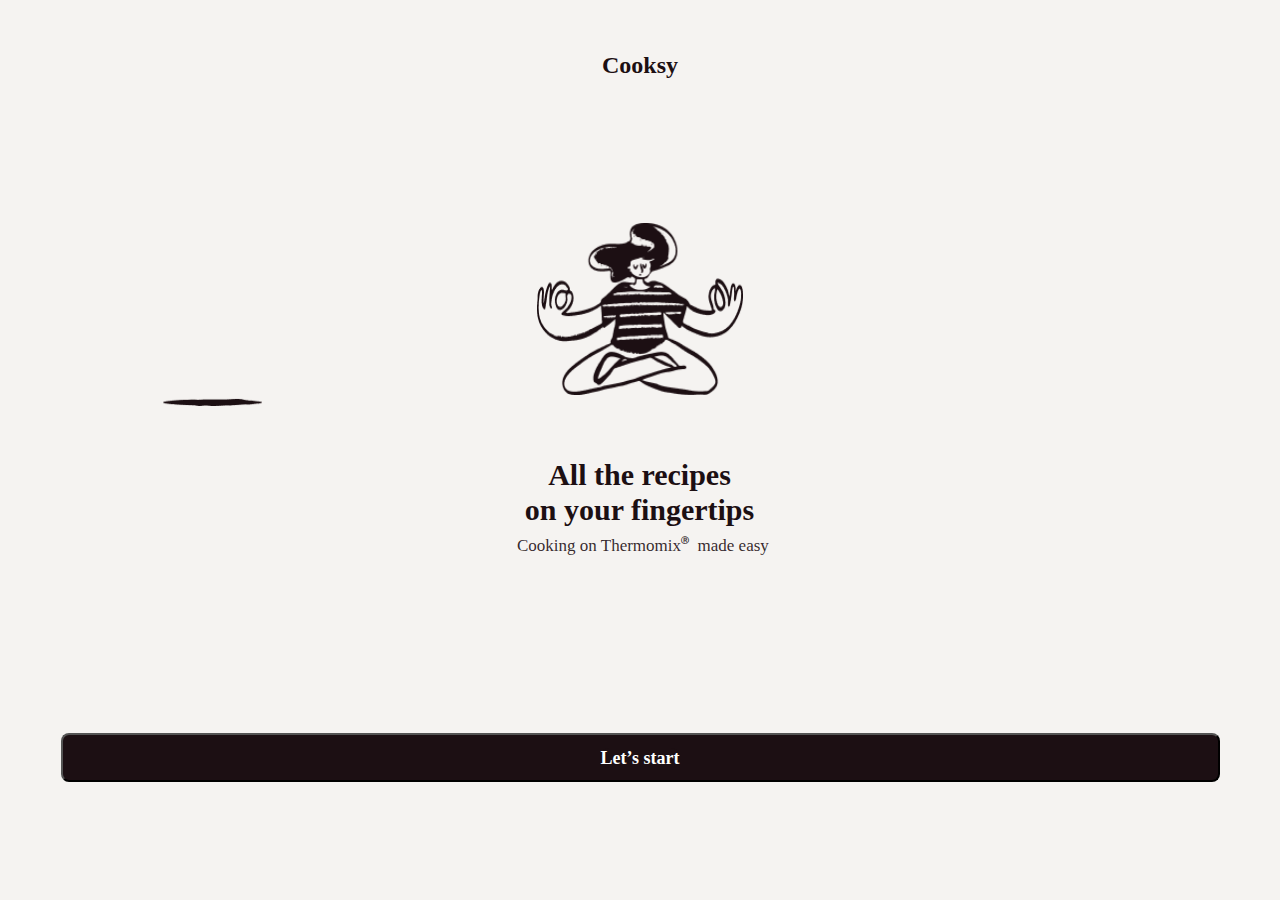
<file: index.html>
<!DOCTYPE html>
<html lang="en">
<head>
    <meta charset="UTF-8">
    <meta http-equiv="X-UA-Compatible" content="IE=edge">
    <meta name="viewport" content="width=device-width, initial-scale=1.0">
    <title>Introduction</title>
    <link rel="stylesheet" href="./style/style.css">
</head>
<body>
 <!-- Start Intro page -->
    <header class="header_introduction">
        <h4>Cooksy</h4>
    </header>
    
   <section>
        <img class="image_introduction" src="./images/Ink.png" alt="picture">
        <img  class="shadow_introduction" src="./images/Shadow.png" alt="Shadow">
   </section>
    

    <section class="paragraph_section_introduction">
         <p class="paragraph1_section_introduction">All the recipes <br> on your fingertips</p>
         <p class="paragraph2_section_introduction">Cooking on Thermomix <sup class="symbol_introduction"> Ⓡ </sup> &nbsp; made easy</p>
    </section>

    <section class="button_introduction">
        <button id="button_introduction"><a id="button_introduction" href="/html/cookin.html">Let’s start</a></button>
    </section>
<!-- End Intro page -->
</body>
</html>
</file>
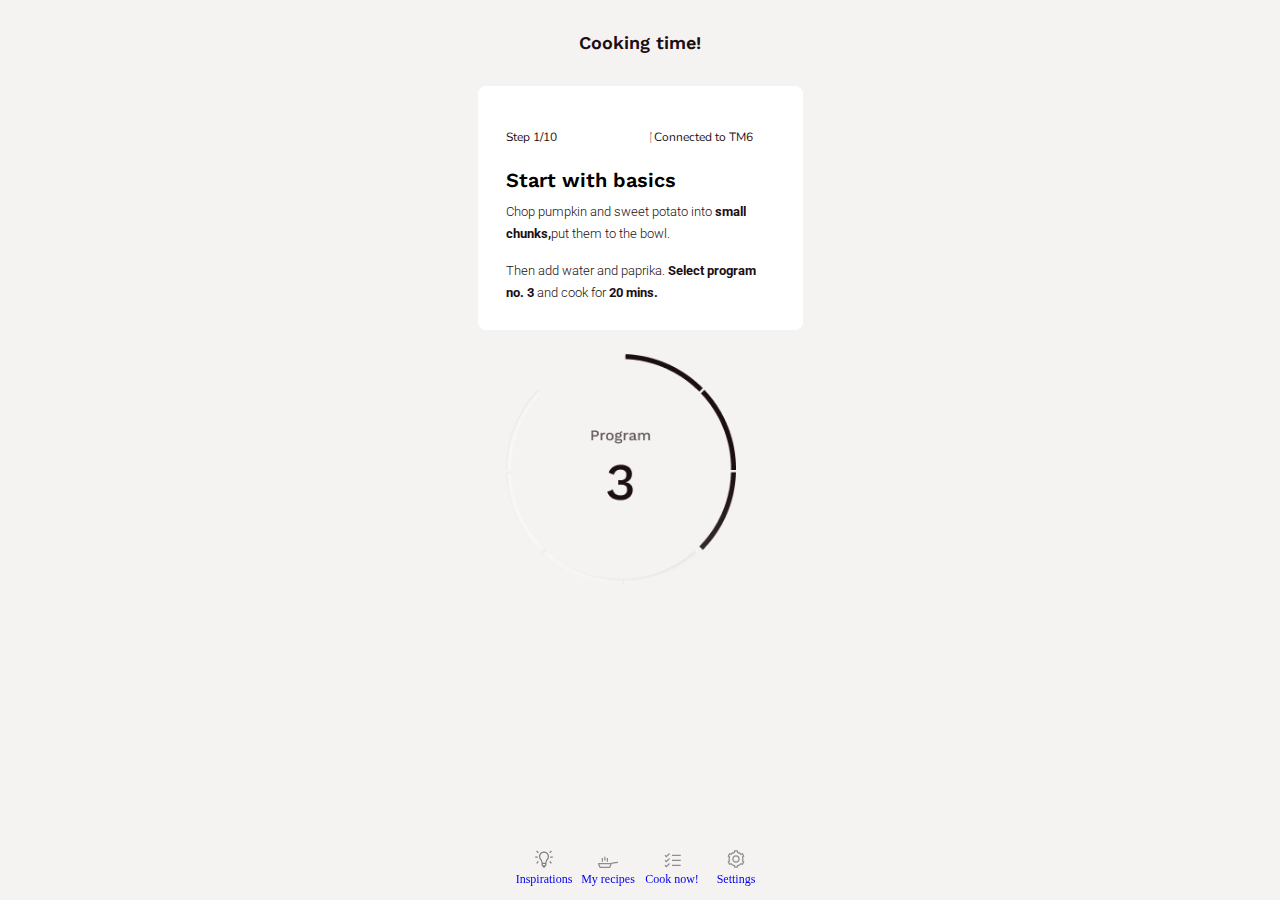
<file: html/cookin.html>
<!DOCTYPE html>
<html lang="en">
    <head>
        <meta charset="UTF-8">
        <meta http-equiv="X-UA-Compatible" content="IE=edge">
        <meta name="viewport" content="width=device-width, initial-scale=1.0">
        <link rel="Stylesheet" href="../style/style.css">
        <link rel="stylesheet" href="https://cdnjs.cloudflare.com/ajax/libs/font-awesome/4.7.0/css/font-awesome.min.css">
        <link rel="preconnect" href="https://fonts.gstatic.com">
        <link
          rel="stylesheet"
          href="https://use.fontawesome.com/releases/v5.6.3/css/all.css"
          integrity="sha384-UHRtZLI+pbxtHCWp1t77Bi1L4ZtiqrqD80Kn4Z8NTSRyMA2Fd33n5dQ8lWUE00s/"
          crossorigin="anonymous"
        />

        <!-- font  -->
        <link href="https://fonts.googleapis.com/css2?family=Nunito:wght@300&family=Work+Sans:ital,wght@0,200;0,400;0,500;1,400&display=swap" rel="stylesheet">
        <link href="https://fonts.googleapis.com/css2?family=Nunito:wght@300&family=Work+Sans:ital,wght@0,200;0,400;0,500;0,600;1,400&display=swap" rel="stylesheet">
        <link href="https://fonts.googleapis.com/css2?family=Nunito:wght@300&family=Roboto:wght@300&family=Work+Sans:ital,wght@0,200;0,400;0,500;0,600;1,400&display=swap" rel="stylesheet">

        <title>Cooking Time</title>
    </head>
<body>
    <main>

        <header>
            <section class="cook_time_title"> <!-- start section cook_time_title-->
                <div class="title"><!-- start div title-->
                    <h1>Cooking time!</h1>
                </div><!-- End div title-->
            </section><!-- End section cook_time_title-->        
        </header>

    <section class="step"><!-- start section step-->
        <div class="div_step"><!-- start div div_step-->
            <span class="left_side side_span">Step 1/10</span>
            <span class="right_side side_span"><i class="fas fa-check"></i>  Connected to TM6</span>

            <div class="text_step">
                <h2>Start with basics</h2>
                <p class="paragraph1">Chop pumpkin and sweet potato into 
                    <span class="bold_text">small chunks,</span>put them to the bowl.
                </p>
    
                <p class="paragraph2">
                    Then add water and paprika.
                    <span class="bold_text"> Select program no. 3 </span>
                    and cook for <span class="bold_text">20 mins.</span>
                </p>
            </div>


            <div class="img_timer"><!-- start div img_timer-->
                <img src="../images/Group_42.png" alt="timer" >
            </div><!-- End div img_timer-->

        </div><!-- End div div_step-->
    </section><!-- start section step-->

</main>

<!-- Bottom Bar -->
<div class="bottom_bar">
    <li><a href="../html/home.html"><svg class="icon" width="18" height="18" viewBox="0 0 18 18" fill="none" xmlns="http://www.w3.org/2000/svg">
      <path d="M2.00781 0.494141L1.11914 1.38281L1.56348 1.82227L2.44727 2.70605L2.88672 3.15039L3.77539 2.26172L3.33105 1.82227L2.44727 0.938476L2.00781 0.494141ZM15.9922 0.494141L15.5527 0.938476L14.2295 2.26172L15.1133 3.15039L15.5527 2.70605L16.876 1.38281L15.9922 0.494141ZM9 1.5C6.24609 1.5 4 3.74609 4 6.5C4 8.22852 4.75684 9.22461 5.36719 10.0742C5.98242 10.9189 6.5 11.6367 6.5 13.375V14.625C6.5 15.4355 7.03223 16.1289 7.75977 16.3828C7.75488 16.4219 7.75 16.4609 7.75 16.5C7.75 17.1885 8.31152 17.75 9 17.75C9.68848 17.75 10.25 17.1885 10.25 16.5C10.25 16.4609 10.25 16.4219 10.2451 16.3828C10.9727 16.124 11.5 15.4355 11.5 14.625V13.375C11.5 11.6367 12.0176 10.9189 12.6328 10.0742C13.2432 9.22461 14 8.22852 14 6.5C14 3.74609 11.7539 1.5 9 1.5ZM9 2.75C11.0801 2.75 12.75 4.41992 12.75 6.5C12.75 7.89648 12.2568 8.46289 11.6172 9.33203C11.0654 10.0986 10.5186 11.1777 10.3672 12.75H7.63281C7.48144 11.1777 6.93457 10.0986 6.38281 9.33203C5.74316 8.46289 5.25 7.89648 5.25 6.5C5.25 4.41992 6.91992 2.75 9 2.75ZM0.25 6.5V7.75H2.75V6.5H0.25ZM15.25 6.5V7.75H17.75V6.5H15.25ZM2.88672 11.0996L2.44727 11.5439L1.56348 12.4277L1.11914 12.8672L2.00781 13.751L3.33105 12.4277L3.77539 11.9883L2.88672 11.0996ZM15.1133 11.0996L14.2295 11.9883L15.9922 13.751L16.876 12.8672L15.5527 11.5439L15.1133 11.0996ZM7.75 14H10.25V14.625C10.25 14.9766 9.97656 15.25 9.625 15.25H8.375C8.02344 15.25 7.75 14.9766 7.75 14.625V14Z" fill="grey"/>
      </svg><br />Inspirations</a></li>
    <li><a href="../html/recipes.html"><svg class="icon" width="20" height="12" viewBox="0 0 20 12" fill="none" xmlns="http://www.w3.org/2000/svg">
      <path d="M6.2501 0.75V4.5H7.5001V0.75H6.2501ZM3.7501 2V5.75H5.0001V2H3.7501ZM8.7501 2V5.75H10.0001V2H8.7501ZM20.0001 5.75C15.9674 5.75 13.3677 6.83909 13.003 7H0.625104C0.526035 6.99995 0.428374 7.02346 0.340173 7.06857C0.251972 7.11369 0.175759 7.17912 0.117816 7.25948C0.0598727 7.33984 0.0218601 7.43281 0.00691205 7.53075C-0.00803595 7.62868 0.00050883 7.72877 0.0318419 7.82275L0.996197 10.7183C1.25059 11.4833 1.97201 12 2.77598 12H10.9742C11.7788 12 12.4999 11.4824 12.754 10.7183L13.628 8.09619C14.1811 7.86239 16.4351 7 20.0001 7V5.75ZM1.4918 8.25H12.2584L11.5675 10.3228C11.4816 10.5811 11.2471 10.75 10.9742 10.75H2.77598C2.50496 10.75 2.26833 10.5802 2.18272 10.3228L1.4918 8.25Z" fill="#1C0F13" fill-opacity="0.45"/>
      </svg>
       <br />My recipes</a></li>
    <li><a href="../html/cookin.html"><svg class="icon" width="17" height="15" viewBox="0 0 17 15" fill="none" xmlns="http://www.w3.org/2000/svg">
      <path d="M5.06055 0.0605469L2.375 2.74121L1.4082 1.7793L0.529297 2.6582L2.375 4.50879L5.93945 0.939453L5.06055 0.0605469ZM8 1.75V3H16.75V1.75H8ZM5.06055 5.06055L2.375 7.74121L1.4082 6.7793L0.529297 7.6582L2.375 9.50879L5.93945 5.93945L5.06055 5.06055ZM8 6.75V8H16.75V6.75H8ZM5.06055 10.0605L2.375 12.7412L1.4082 11.7744L0.529297 12.6631L2.375 14.5088L5.93945 10.9443L5.06055 10.0605ZM8 11.75V13H16.75V11.75H8Z" fill="#1C0F13" fill-opacity="0.45"/>
      </svg>
       <br />Cook now!</a></li>
    <li><a href="../html/settings.html"><svg class="icon" width="18" height="18" viewBox="0 0 18 18" fill="none" xmlns="http://www.w3.org/2000/svg">
      <path d="M7.21289 0.25L6.91016 1.86133C5.74805 2.20312 4.71289 2.80859 3.86328 3.61914L2.31543 3.07715L0.52832 6.17285L1.76367 7.23242C1.62207 7.80371 1.5 8.38477 1.5 9C1.5 9.61524 1.62207 10.1963 1.76367 10.7676L0.52832 11.8271L2.31543 14.9229L3.8584 14.376C4.71289 15.1963 5.74805 15.7969 6.91016 16.1436L7.21289 17.75H10.7871L11.0898 16.1436C12.252 15.7969 13.2871 15.1914 14.1367 14.376L15.6797 14.9229L17.4717 11.8271L16.2314 10.7676C16.373 10.1963 16.5 9.61524 16.5 9C16.5 8.38477 16.3779 7.80371 16.2363 7.23242L17.4717 6.17285L15.6846 3.07715L14.1416 3.61914C13.2871 2.80371 12.252 2.20312 11.0898 1.86133L10.7871 0.25H7.21289ZM8.24805 1.5H9.75195L9.99609 2.81836L10.3965 2.91602C11.6367 3.19922 12.7305 3.84863 13.5703 4.74707L13.8486 5.04492L15.1182 4.60059L15.8701 5.89941L14.8545 6.77344L14.9766 7.16406C15.1523 7.74023 15.25 8.36035 15.25 9C15.25 9.63965 15.1523 10.2549 14.9766 10.8359L14.8545 11.2266L15.8701 12.1006L15.1182 13.3994L13.8486 12.9502L13.5703 13.2529C12.7305 14.1514 11.6367 14.8008 10.3965 15.0889L9.99609 15.1768L9.75195 16.5H8.24805L8.00391 15.1768L7.60352 15.0889C6.36328 14.8008 5.26953 14.1514 4.42969 13.2529L4.14649 12.9502L2.87695 13.3994L2.12988 12.1006L3.14551 11.2266L3.02344 10.8359C2.84766 10.2598 2.75 9.63965 2.75 9C2.75 8.36035 2.84766 7.74023 3.02344 7.16406L3.14551 6.77344L2.12988 5.89941L2.87695 4.60059L4.15137 5.04492L4.42969 4.74707C5.26953 3.84863 6.36328 3.19922 7.60352 2.91602L8.00391 2.81836L8.24805 1.5ZM9 5.25C6.93457 5.25 5.25 6.93457 5.25 9C5.25 11.0654 6.93457 12.75 9 12.75C11.0654 12.75 12.75 11.0654 12.75 9C12.75 6.93457 11.0654 5.25 9 5.25ZM9 6.5C10.3867 6.5 11.5 7.61328 11.5 9C11.5 10.3867 10.3867 11.5 9 11.5C7.61328 11.5 6.5 10.3867 6.5 9C6.5 7.61328 7.61328 6.5 9 6.5Z" fill="#1C0F13" fill-opacity="0.45"/>
      </svg>
      <br />Settings</a></li>
  </div>


<footer>
    
</footer>


</body>
</html>
</file>
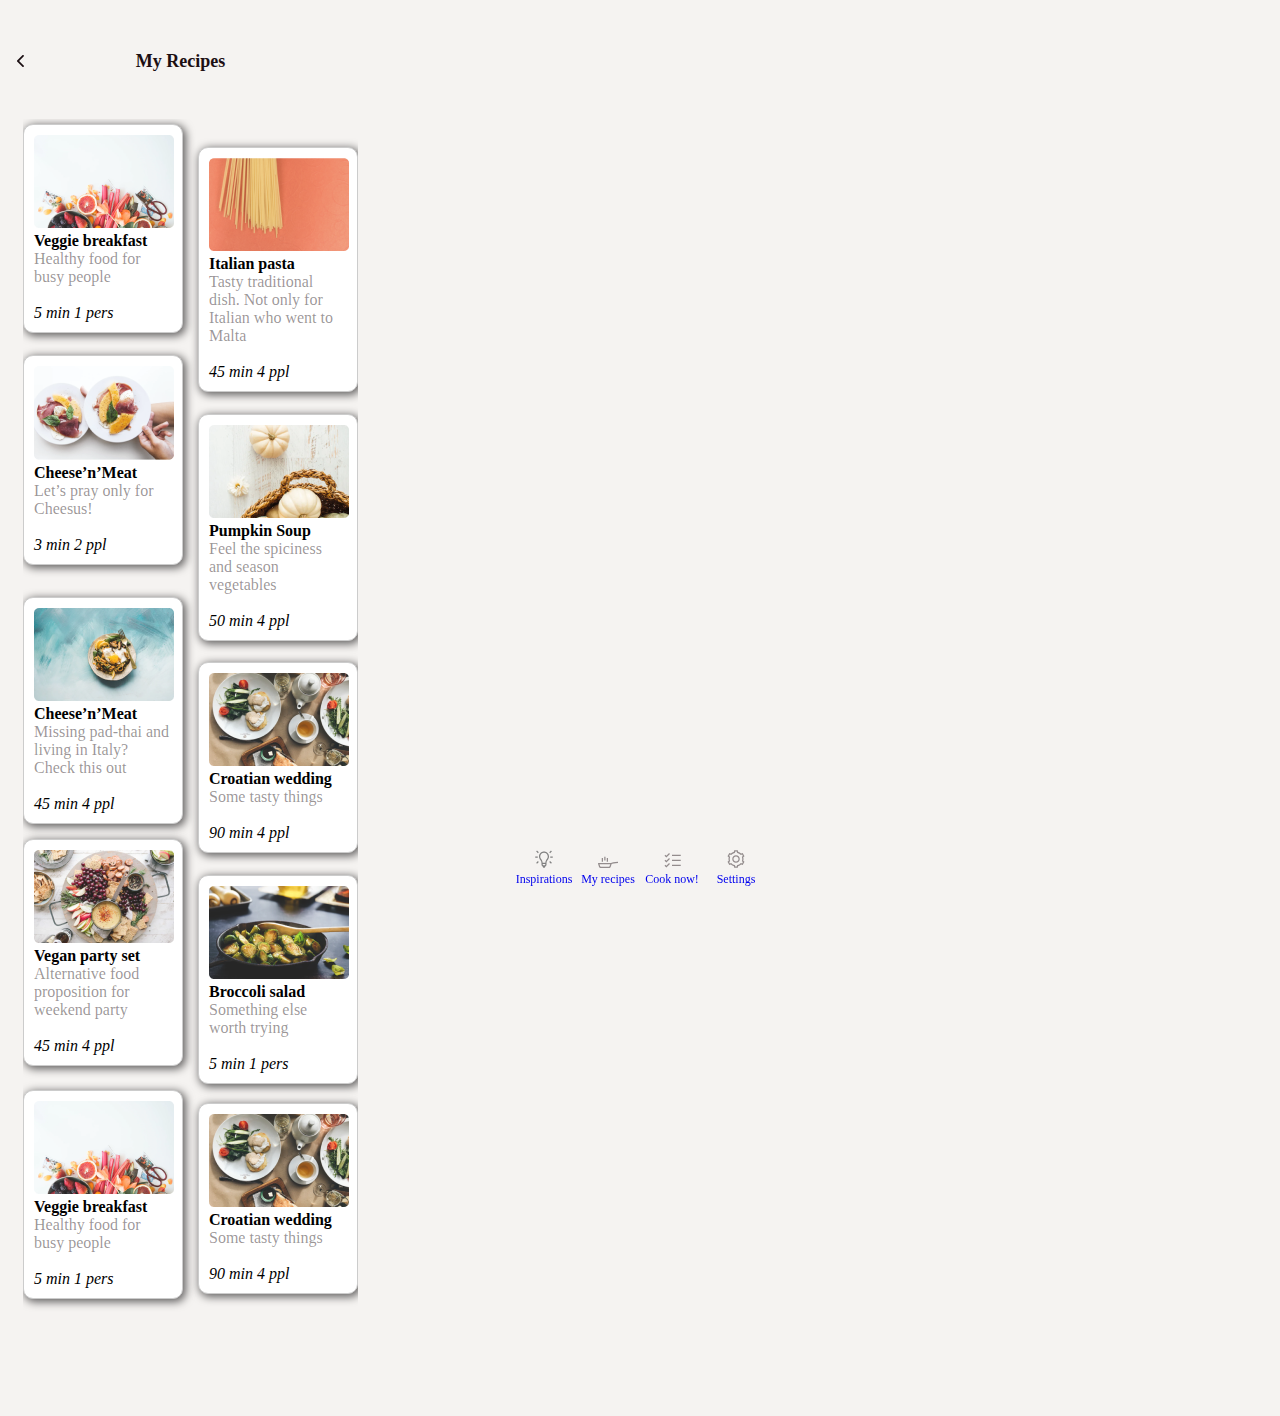
<file: html/recipes.html>
<!DOCTYPE html>
<html lang="en">
<head>
    <meta charset="UTF-8">
    <meta http-equiv="X-UA-Compatible" content="IE=edge">
    <meta name="viewport" content="width=device-width, initial-scale=1.0">
    <link rel="stylesheet" href="https://use.fontawesome.com/releases/v5.6.3/css/all.css"
    integrity="sha384-UHRtZLI+pbxtHCWp1t77Bi1L4ZtiqrqD80Kn4Z8NTSRyMA2Fd33n5dQ8lWUE00s/" crossorigin="anonymous">
    <link rel="stylesheet" href="../style/style.css">
    <title>Cooking Recipes</title>
</head>
<body>

    <!--My Recipes section-->
    <header class="top_bar">
        <img  class="arrow" src="../images/Icon.png" alt="arrow">
        <h3 class="my_recipes_top_bar">My Recipes</h3>
    </header>
    

    <section class="types_container">

        <div class="items1">
            <div class="content">
            <img src="../images/image_2.png" alt="food">
            <h4>Veggie breakfast</h4>
            <p class="parts_des">Healthy food for busy people</p>
            <br>
           <i class="far fa-clock"> 5 min </i> 
           <i class="far fa-circle" > 1 pers </i>
            </div> 
        </div>

        <div class="items2">
            <div class="content">
            <img src="../images/image_1.png" alt="food">
            <h4>Italian pasta</h4>
            <p class="parts_des">Tasty traditional dish. Not only for Italian who went to Malta</p>
            <br>
           <i class="far fa-clock"> 45 min </i> 
           <i class="far fa-circle"> 4 ppl </i>
            </div> 
        </div>

        <div class="items3">
            <div class="content">
            <img src="../images/image_3.png" alt="food">
            <h4>Cheese’n’Meat</h4>
            <p class="parts_des">Let’s pray only for Cheesus!</p>
            <br>
           <i class="far fa-clock"> 3 min </i> 
           <i class="far fa-circle"> 2 ppl </i>
            </div> 
        </div>

        <div class="items4">
            <div class="content">
            <img src="../images/image_4.png" alt="food">
            <h4>Pumpkin Soup</h4>
            <p class="parts_des">Feel the spiciness and season vegetables</p>
            <br>
           <i class="far fa-clock"> 50 min </i> 
           <i class="far fa-circle"> 4 ppl </i>
            </div> 
        </div>

        <div class="items5">
            <div class="content">
            <img src="../images/image_5.png" alt="food">
            <h4>Cheese’n’Meat</h4>
            <p class="parts_des">Missing pad-thai and living in Italy? Check this out</p>
            <br>
           <i class="far fa-clock"> 45 min </i> 
           <i class="far fa-circle"> 4 ppl </i>
            </div> 
        </div>

        <div class="items6">
            <div class="content">
            <img src="../images/image_6.png" alt="food">
            <h4>Croatian wedding</h4>
            <p class="parts_des">Some tasty things</p>
            <br>
           <i class="far fa-clock"> 90 min </i> 
           <i class="far fa-circle"> 4 ppl </i>
            </div> 
        </div>

        <div class="items7">
            <div class="content">
            <img src="../images/image_7.png" alt="food">
            <h4>Vegan party set</h4>
            <p class="parts_des">Alternative food proposition for weekend party</p>
            <br>
           <i class="far fa-clock"> 45 min </i> 
           <i class="far fa-circle"> 4 ppl </i>
            </div> 
        </div>

        <div class="items8">
            <div class="content">
            <img src="../images/image_8.png" alt="food">
            <h4>Broccoli salad</h4>
            <p class="parts_des">Something else worth trying</p>
            <br>
           <i class="far fa-clock"> 5 min </i> 
           <i class="far fa-circle"> 1 pers </i>
            </div> 
        </div>

        <div class="items9">
            <div class="content">
            <img src="../images/image_2.png" alt="food">
            <h4>Veggie breakfast</h4>
            <p class="parts_des">Healthy food for busy people</p>
            <br>
           <i class="far fa-clock"> 5 min </i> 
           <i class="far fa-circle"> 1 pers</i>
            </div> 
        </div>

        <div class="items10">
            <div class="content">
            <img src="../images/image_6.png" alt="food">
            <h4>Croatian wedding</h4>
            <p class="parts_des">Some tasty things</p>
            <br>
           <i class="far fa-clock"> 90 min </i> 
           <i class="far fa-circle"> 4 ppl </i>
            </div> 
        </div>




    </section>
    <!--End of My Recipes section-->

    <!-- Bottom Bar -->
    <div class="bottom_bar">
        <li><a href="../html/home.html"><svg class="icon" width="18" height="18" viewBox="0 0 18 18" fill="none" xmlns="http://www.w3.org/2000/svg">
          <path d="M2.00781 0.494141L1.11914 1.38281L1.56348 1.82227L2.44727 2.70605L2.88672 3.15039L3.77539 2.26172L3.33105 1.82227L2.44727 0.938476L2.00781 0.494141ZM15.9922 0.494141L15.5527 0.938476L14.2295 2.26172L15.1133 3.15039L15.5527 2.70605L16.876 1.38281L15.9922 0.494141ZM9 1.5C6.24609 1.5 4 3.74609 4 6.5C4 8.22852 4.75684 9.22461 5.36719 10.0742C5.98242 10.9189 6.5 11.6367 6.5 13.375V14.625C6.5 15.4355 7.03223 16.1289 7.75977 16.3828C7.75488 16.4219 7.75 16.4609 7.75 16.5C7.75 17.1885 8.31152 17.75 9 17.75C9.68848 17.75 10.25 17.1885 10.25 16.5C10.25 16.4609 10.25 16.4219 10.2451 16.3828C10.9727 16.124 11.5 15.4355 11.5 14.625V13.375C11.5 11.6367 12.0176 10.9189 12.6328 10.0742C13.2432 9.22461 14 8.22852 14 6.5C14 3.74609 11.7539 1.5 9 1.5ZM9 2.75C11.0801 2.75 12.75 4.41992 12.75 6.5C12.75 7.89648 12.2568 8.46289 11.6172 9.33203C11.0654 10.0986 10.5186 11.1777 10.3672 12.75H7.63281C7.48144 11.1777 6.93457 10.0986 6.38281 9.33203C5.74316 8.46289 5.25 7.89648 5.25 6.5C5.25 4.41992 6.91992 2.75 9 2.75ZM0.25 6.5V7.75H2.75V6.5H0.25ZM15.25 6.5V7.75H17.75V6.5H15.25ZM2.88672 11.0996L2.44727 11.5439L1.56348 12.4277L1.11914 12.8672L2.00781 13.751L3.33105 12.4277L3.77539 11.9883L2.88672 11.0996ZM15.1133 11.0996L14.2295 11.9883L15.9922 13.751L16.876 12.8672L15.5527 11.5439L15.1133 11.0996ZM7.75 14H10.25V14.625C10.25 14.9766 9.97656 15.25 9.625 15.25H8.375C8.02344 15.25 7.75 14.9766 7.75 14.625V14Z" fill="grey"/>
          </svg><br />Inspirations</a></li>
        <li><a href="../html/recipes.html"><svg class="icon" width="20" height="12" viewBox="0 0 20 12" fill="none" xmlns="http://www.w3.org/2000/svg">
          <path d="M6.2501 0.75V4.5H7.5001V0.75H6.2501ZM3.7501 2V5.75H5.0001V2H3.7501ZM8.7501 2V5.75H10.0001V2H8.7501ZM20.0001 5.75C15.9674 5.75 13.3677 6.83909 13.003 7H0.625104C0.526035 6.99995 0.428374 7.02346 0.340173 7.06857C0.251972 7.11369 0.175759 7.17912 0.117816 7.25948C0.0598727 7.33984 0.0218601 7.43281 0.00691205 7.53075C-0.00803595 7.62868 0.00050883 7.72877 0.0318419 7.82275L0.996197 10.7183C1.25059 11.4833 1.97201 12 2.77598 12H10.9742C11.7788 12 12.4999 11.4824 12.754 10.7183L13.628 8.09619C14.1811 7.86239 16.4351 7 20.0001 7V5.75ZM1.4918 8.25H12.2584L11.5675 10.3228C11.4816 10.5811 11.2471 10.75 10.9742 10.75H2.77598C2.50496 10.75 2.26833 10.5802 2.18272 10.3228L1.4918 8.25Z" fill="#1C0F13" fill-opacity="0.45"/>
          </svg>
           <br />My recipes</a></li>
        <li><a href="../html/cookin.html"><svg class="icon" width="17" height="15" viewBox="0 0 17 15" fill="none" xmlns="http://www.w3.org/2000/svg">
          <path d="M5.06055 0.0605469L2.375 2.74121L1.4082 1.7793L0.529297 2.6582L2.375 4.50879L5.93945 0.939453L5.06055 0.0605469ZM8 1.75V3H16.75V1.75H8ZM5.06055 5.06055L2.375 7.74121L1.4082 6.7793L0.529297 7.6582L2.375 9.50879L5.93945 5.93945L5.06055 5.06055ZM8 6.75V8H16.75V6.75H8ZM5.06055 10.0605L2.375 12.7412L1.4082 11.7744L0.529297 12.6631L2.375 14.5088L5.93945 10.9443L5.06055 10.0605ZM8 11.75V13H16.75V11.75H8Z" fill="#1C0F13" fill-opacity="0.45"/>
          </svg>
           <br />Cook now!</a></li>
        <li><a href="../html/settings.html"><svg class="icon" width="18" height="18" viewBox="0 0 18 18" fill="none" xmlns="http://www.w3.org/2000/svg">
          <path d="M7.21289 0.25L6.91016 1.86133C5.74805 2.20312 4.71289 2.80859 3.86328 3.61914L2.31543 3.07715L0.52832 6.17285L1.76367 7.23242C1.62207 7.80371 1.5 8.38477 1.5 9C1.5 9.61524 1.62207 10.1963 1.76367 10.7676L0.52832 11.8271L2.31543 14.9229L3.8584 14.376C4.71289 15.1963 5.74805 15.7969 6.91016 16.1436L7.21289 17.75H10.7871L11.0898 16.1436C12.252 15.7969 13.2871 15.1914 14.1367 14.376L15.6797 14.9229L17.4717 11.8271L16.2314 10.7676C16.373 10.1963 16.5 9.61524 16.5 9C16.5 8.38477 16.3779 7.80371 16.2363 7.23242L17.4717 6.17285L15.6846 3.07715L14.1416 3.61914C13.2871 2.80371 12.252 2.20312 11.0898 1.86133L10.7871 0.25H7.21289ZM8.24805 1.5H9.75195L9.99609 2.81836L10.3965 2.91602C11.6367 3.19922 12.7305 3.84863 13.5703 4.74707L13.8486 5.04492L15.1182 4.60059L15.8701 5.89941L14.8545 6.77344L14.9766 7.16406C15.1523 7.74023 15.25 8.36035 15.25 9C15.25 9.63965 15.1523 10.2549 14.9766 10.8359L14.8545 11.2266L15.8701 12.1006L15.1182 13.3994L13.8486 12.9502L13.5703 13.2529C12.7305 14.1514 11.6367 14.8008 10.3965 15.0889L9.99609 15.1768L9.75195 16.5H8.24805L8.00391 15.1768L7.60352 15.0889C6.36328 14.8008 5.26953 14.1514 4.42969 13.2529L4.14649 12.9502L2.87695 13.3994L2.12988 12.1006L3.14551 11.2266L3.02344 10.8359C2.84766 10.2598 2.75 9.63965 2.75 9C2.75 8.36035 2.84766 7.74023 3.02344 7.16406L3.14551 6.77344L2.12988 5.89941L2.87695 4.60059L4.15137 5.04492L4.42969 4.74707C5.26953 3.84863 6.36328 3.19922 7.60352 2.91602L8.00391 2.81836L8.24805 1.5ZM9 5.25C6.93457 5.25 5.25 6.93457 5.25 9C5.25 11.0654 6.93457 12.75 9 12.75C11.0654 12.75 12.75 11.0654 12.75 9C12.75 6.93457 11.0654 5.25 9 5.25ZM9 6.5C10.3867 6.5 11.5 7.61328 11.5 9C11.5 10.3867 10.3867 11.5 9 11.5C7.61328 11.5 6.5 10.3867 6.5 9C6.5 7.61328 7.61328 6.5 9 6.5Z" fill="#1C0F13" fill-opacity="0.45"/>
          </svg>
          <br />Settings</a></li>
      </div>
 </body>
 </html>
</file>
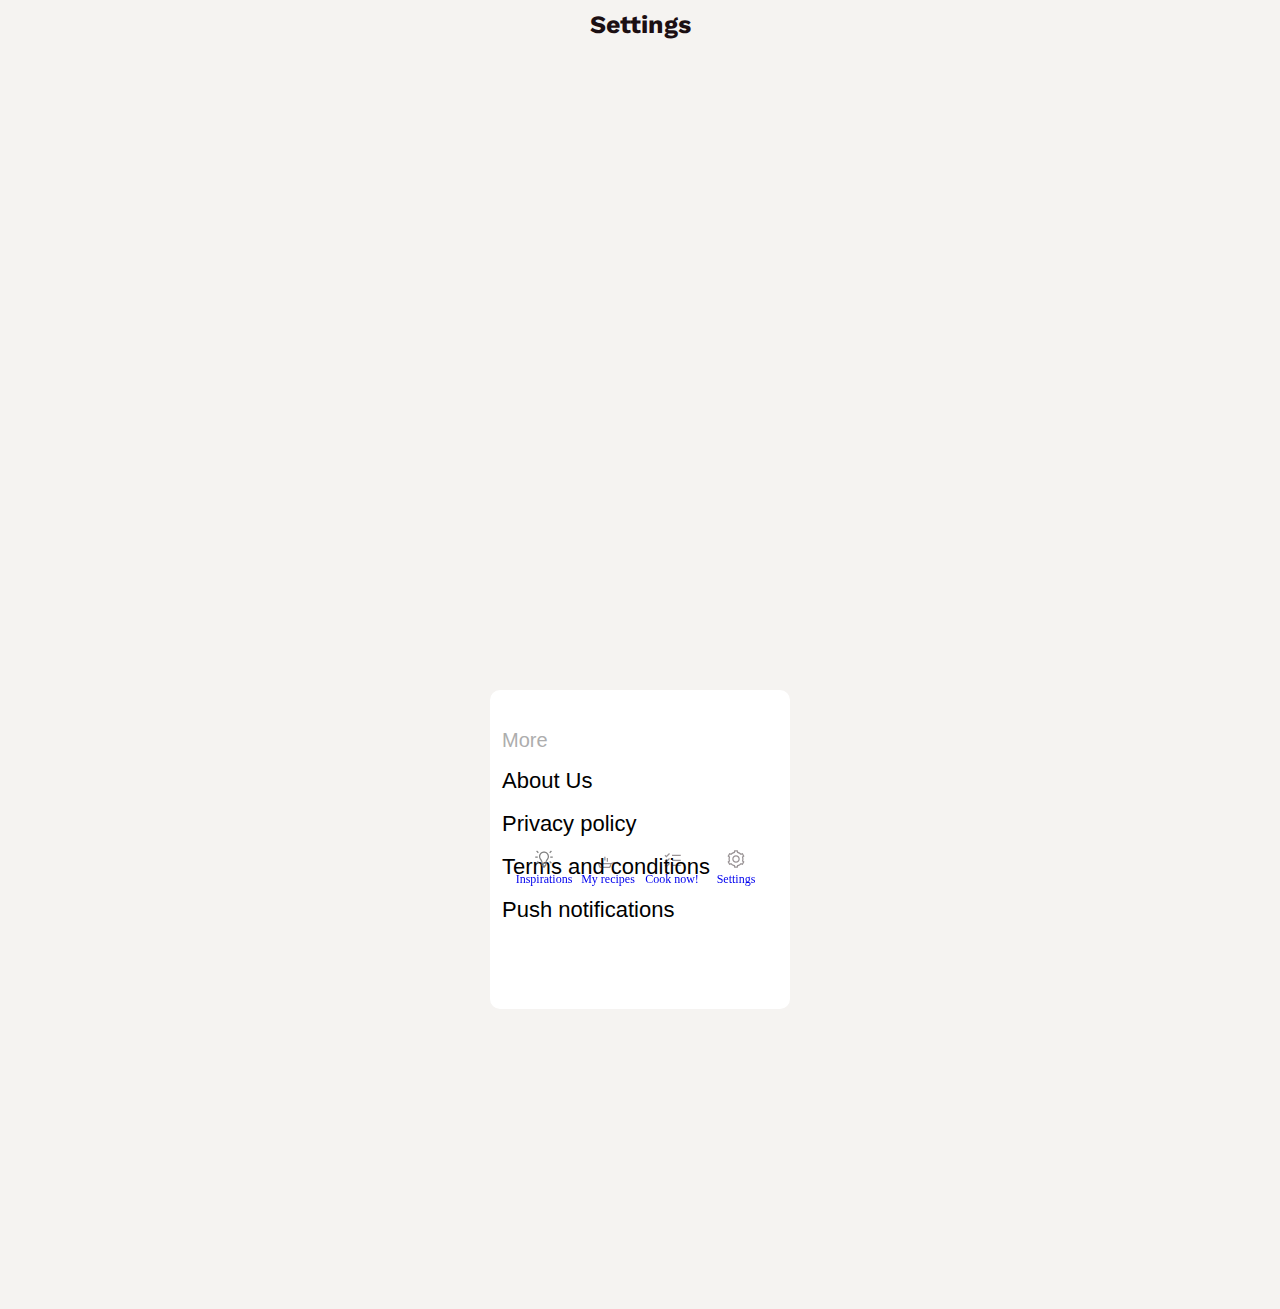
<file: html/settings.html>
<!DOCTYPE html>
<html lang="en">
<head>
    <meta charset="UTF-8">
    <meta http-equiv="X-UA-Compatible" content="IE=edge">
    <meta name="viewport" content="width=device-width, initial-scale=1.0">
    <link rel="preconnect" href="https://fonts.gstatic.com">
    <link href="https://fonts.googleapis.com/css2?family=Work+Sans:wght@200;400&display=swap" rel="stylesheet">
    <link rel="stylesheet" href="https://use.fontawesome.com/releases/v5.6.3/css/all.css"
    integrity="sha384-UHRtZLI+pbxtHCWp1t77Bi1L4ZtiqrqD80Kn4Z8NTSRyMA2Fd33n5dQ8lWUE00s/" crossorigin="anonymous">
    <link rel="stylesheet" href="../style/style.css">
    <title>Cooking Recipes</title>
</head>
<body>

    <header class="header">
        <h1 class="settings_header">Settings</h1>
    </header>

    <section class="settings_box">
        <h3 class="more">More</h3>
        <ul class="settings_list">
          <li><a href="#">About Us</a><i class="fas fa-chevron-right"></i></li>
          <br><li><a href="#">Privacy policy</a><i class="fas fa-chevron-right"></i></li> 
          <br><li><a href="#">Terms and conditions</a><i class="fas fa-chevron-right"></i></li>
          <br><li><a href="#">Push notifications</a><i class="fas fa-toggle-off"></i></li>
        </ul>
    </section>

    <!--End of Settings section-->

    <div class="bottom_bar">
        <li><a href="../html/home.html"><svg class="icon" width="18" height="18" viewBox="0 0 18 18" fill="none" xmlns="http://www.w3.org/2000/svg">
          <path d="M2.00781 0.494141L1.11914 1.38281L1.56348 1.82227L2.44727 2.70605L2.88672 3.15039L3.77539 2.26172L3.33105 1.82227L2.44727 0.938476L2.00781 0.494141ZM15.9922 0.494141L15.5527 0.938476L14.2295 2.26172L15.1133 3.15039L15.5527 2.70605L16.876 1.38281L15.9922 0.494141ZM9 1.5C6.24609 1.5 4 3.74609 4 6.5C4 8.22852 4.75684 9.22461 5.36719 10.0742C5.98242 10.9189 6.5 11.6367 6.5 13.375V14.625C6.5 15.4355 7.03223 16.1289 7.75977 16.3828C7.75488 16.4219 7.75 16.4609 7.75 16.5C7.75 17.1885 8.31152 17.75 9 17.75C9.68848 17.75 10.25 17.1885 10.25 16.5C10.25 16.4609 10.25 16.4219 10.2451 16.3828C10.9727 16.124 11.5 15.4355 11.5 14.625V13.375C11.5 11.6367 12.0176 10.9189 12.6328 10.0742C13.2432 9.22461 14 8.22852 14 6.5C14 3.74609 11.7539 1.5 9 1.5ZM9 2.75C11.0801 2.75 12.75 4.41992 12.75 6.5C12.75 7.89648 12.2568 8.46289 11.6172 9.33203C11.0654 10.0986 10.5186 11.1777 10.3672 12.75H7.63281C7.48144 11.1777 6.93457 10.0986 6.38281 9.33203C5.74316 8.46289 5.25 7.89648 5.25 6.5C5.25 4.41992 6.91992 2.75 9 2.75ZM0.25 6.5V7.75H2.75V6.5H0.25ZM15.25 6.5V7.75H17.75V6.5H15.25ZM2.88672 11.0996L2.44727 11.5439L1.56348 12.4277L1.11914 12.8672L2.00781 13.751L3.33105 12.4277L3.77539 11.9883L2.88672 11.0996ZM15.1133 11.0996L14.2295 11.9883L15.9922 13.751L16.876 12.8672L15.5527 11.5439L15.1133 11.0996ZM7.75 14H10.25V14.625C10.25 14.9766 9.97656 15.25 9.625 15.25H8.375C8.02344 15.25 7.75 14.9766 7.75 14.625V14Z" fill="grey"/>
          </svg><br />Inspirations</a></li>
        <li><a href="../html/recipes.html"><svg class="icon" width="20" height="12" viewBox="0 0 20 12" fill="none" xmlns="http://www.w3.org/2000/svg">
          <path d="M6.2501 0.75V4.5H7.5001V0.75H6.2501ZM3.7501 2V5.75H5.0001V2H3.7501ZM8.7501 2V5.75H10.0001V2H8.7501ZM20.0001 5.75C15.9674 5.75 13.3677 6.83909 13.003 7H0.625104C0.526035 6.99995 0.428374 7.02346 0.340173 7.06857C0.251972 7.11369 0.175759 7.17912 0.117816 7.25948C0.0598727 7.33984 0.0218601 7.43281 0.00691205 7.53075C-0.00803595 7.62868 0.00050883 7.72877 0.0318419 7.82275L0.996197 10.7183C1.25059 11.4833 1.97201 12 2.77598 12H10.9742C11.7788 12 12.4999 11.4824 12.754 10.7183L13.628 8.09619C14.1811 7.86239 16.4351 7 20.0001 7V5.75ZM1.4918 8.25H12.2584L11.5675 10.3228C11.4816 10.5811 11.2471 10.75 10.9742 10.75H2.77598C2.50496 10.75 2.26833 10.5802 2.18272 10.3228L1.4918 8.25Z" fill="#1C0F13" fill-opacity="0.45"/>
          </svg>
           <br />My recipes</a></li>
        <li><a href="../html/cookin.html"><svg class="icon" width="17" height="15" viewBox="0 0 17 15" fill="none" xmlns="http://www.w3.org/2000/svg">
          <path d="M5.06055 0.0605469L2.375 2.74121L1.4082 1.7793L0.529297 2.6582L2.375 4.50879L5.93945 0.939453L5.06055 0.0605469ZM8 1.75V3H16.75V1.75H8ZM5.06055 5.06055L2.375 7.74121L1.4082 6.7793L0.529297 7.6582L2.375 9.50879L5.93945 5.93945L5.06055 5.06055ZM8 6.75V8H16.75V6.75H8ZM5.06055 10.0605L2.375 12.7412L1.4082 11.7744L0.529297 12.6631L2.375 14.5088L5.93945 10.9443L5.06055 10.0605ZM8 11.75V13H16.75V11.75H8Z" fill="#1C0F13" fill-opacity="0.45"/>
          </svg>
           <br />Cook now!</a></li>
        <li><a href="../html/settings.html"><svg class="icon" width="18" height="18" viewBox="0 0 18 18" fill="none" xmlns="http://www.w3.org/2000/svg">
          <path d="M7.21289 0.25L6.91016 1.86133C5.74805 2.20312 4.71289 2.80859 3.86328 3.61914L2.31543 3.07715L0.52832 6.17285L1.76367 7.23242C1.62207 7.80371 1.5 8.38477 1.5 9C1.5 9.61524 1.62207 10.1963 1.76367 10.7676L0.52832 11.8271L2.31543 14.9229L3.8584 14.376C4.71289 15.1963 5.74805 15.7969 6.91016 16.1436L7.21289 17.75H10.7871L11.0898 16.1436C12.252 15.7969 13.2871 15.1914 14.1367 14.376L15.6797 14.9229L17.4717 11.8271L16.2314 10.7676C16.373 10.1963 16.5 9.61524 16.5 9C16.5 8.38477 16.3779 7.80371 16.2363 7.23242L17.4717 6.17285L15.6846 3.07715L14.1416 3.61914C13.2871 2.80371 12.252 2.20312 11.0898 1.86133L10.7871 0.25H7.21289ZM8.24805 1.5H9.75195L9.99609 2.81836L10.3965 2.91602C11.6367 3.19922 12.7305 3.84863 13.5703 4.74707L13.8486 5.04492L15.1182 4.60059L15.8701 5.89941L14.8545 6.77344L14.9766 7.16406C15.1523 7.74023 15.25 8.36035 15.25 9C15.25 9.63965 15.1523 10.2549 14.9766 10.8359L14.8545 11.2266L15.8701 12.1006L15.1182 13.3994L13.8486 12.9502L13.5703 13.2529C12.7305 14.1514 11.6367 14.8008 10.3965 15.0889L9.99609 15.1768L9.75195 16.5H8.24805L8.00391 15.1768L7.60352 15.0889C6.36328 14.8008 5.26953 14.1514 4.42969 13.2529L4.14649 12.9502L2.87695 13.3994L2.12988 12.1006L3.14551 11.2266L3.02344 10.8359C2.84766 10.2598 2.75 9.63965 2.75 9C2.75 8.36035 2.84766 7.74023 3.02344 7.16406L3.14551 6.77344L2.12988 5.89941L2.87695 4.60059L4.15137 5.04492L4.42969 4.74707C5.26953 3.84863 6.36328 3.19922 7.60352 2.91602L8.00391 2.81836L8.24805 1.5ZM9 5.25C6.93457 5.25 5.25 6.93457 5.25 9C5.25 11.0654 6.93457 12.75 9 12.75C11.0654 12.75 12.75 11.0654 12.75 9C12.75 6.93457 11.0654 5.25 9 5.25ZM9 6.5C10.3867 6.5 11.5 7.61328 11.5 9C11.5 10.3867 10.3867 11.5 9 11.5C7.61328 11.5 6.5 10.3867 6.5 9C6.5 7.61328 7.61328 6.5 9 6.5Z" fill="#1C0F13" fill-opacity="0.45"/>
          </svg>
          <br />Settings</a></li>
      </div>

</body>
</html>
</file>
<file: style/style.css>
* {
  margin: 0;
  padding: 0;
  box-sizing: border-box;
}
body {
  background-color: #f5f3f1;
}

/* Start Intro Page */
.header_introduction {
  position: absolute;
  left: 25px;
  right: 25px;
  top: 52px;
  font-family: Work Sans;
  font-size: 24px;
  text-align: center;
  color: #1c0f13;
}

.image_introduction {
  position: absolute;
  width: 207px;
  height: 172.01px;
  left: calc(50% - 207px / 2 - 0.5px);
  top: 223px;
}

.shadow_introduction {
  position: absolute;
  width: 99px;
  height: 8.01px;
  left: 163px;
  top: 398.01px;
  transform: rotate(-180deg);
}

.paragraph_section_introduction {
  position: absolute;
  width: 315px;
  left: calc(50% - 315px / 2 - 0.5px);
  top: 447px;
}

.paragraph1_section_introduction {
  font-family: Work Sans;
  font-weight: 600;
  font-size: 30px;
  line-height: 35px;
  text-align: center;
  color: #1c0f13;
  margin: 10px 0px;
}

.paragraph2_section_introduction {
  position: absolute;
  left: 35px;
  top: 87px;
  font-family: Nunito;
  font-size: 17px;
  line-height: 23px;
  display: flex;
  align-items: center;
  text-align: center;
  color: rgba(28, 15, 19, 0.9);
}
.symbol_introduction {
  font-weight: 600;
  font-size: 8px;
  line-height: 9px;
  text-align: center;
  height: 19px;
}

.button_introduction {
  display: flex;
  flex-direction: column;
  align-items: center;
  position: absolute;
  height: 80px;
  left: 30px;
  right: 30px;
  bottom: 87px;
}

#button_introduction {
  background: #1c0f13;
  border-radius: 8px;
  width: 95%;
  height: 49px;
  font-family: Work Sans;
  font-weight: 600;
  font-size: 18px;
  line-height: 26px;
  color: #ffffff;
  text-decoration: none;
}

/* End Intro Page*/

/* Start page cooking time */

/* start section cook_time_title */
.title {
  background: linear-gradient(
    180.93deg,
    #f5f3f1 74.57%,
    rgba(245, 243, 241, 0) 96.04%
  );
  padding-top: 30px;
}
.title h1 {
  font-style: normal;
  font-family: "Work Sans", sans-serif;
  font-weight: 600;
  font-size: 18px;
  line-height: 26px;
  text-align: center;
  color: #1c0f13;
}
/* End section cook_time_title */

/* start section step */
.step {
  display: flex;
  justify-content: center;
  align-items: center;
  margin-top: 30px;
}
.div_step {
  width: 325px;
  height: 244px;
  background: #ffffff;
  border-radius: 8px;
  padding: 40px 28px;
}
/* start div div_step */

.side_span {
  font-style: normal;
  font-weight: normal;
  font-family: "Nunito", sans-serif;
  font-size: 12px;
  line-height: 22px;
  color: #1c0f13;
}

.right_side {
  margin-left: 90px;
}
.right_side i {
  font-size: 10px;
}

/* start div text_step */
.text_step h2 {
  font-style: normal;
  font-family: Work Sans;
  font-weight: 600;
  font-size: 20px;
  line-height: 22px;
  margin-top: 20px;
  margin-bottom: 10px;
}

.text_step p {
  font-style: normal;
  font-family: Roboto;
  font-weight: 300;
  font-size: 13px;
  line-height: 22px;
  color: #1c0f13;
}
.bold_text {
  font-weight: bold;
  font-size: 13px;
}
.paragraph2 {
  margin-top: 15px;
}

/* End div text_step */

/* start div img_timer */
.img_timer img {
  width: 230px;
  height: 230px;
  margin-top: 50px;
}

/* End div img_timer */
/* End div div_step */
/* End section step */

/* End page cooking time */

.header_introduction {
  position: absolute;
  left: 25px;
  right: 25px;
  top: 52px;
  font-family: Work Sans;
  font-size: 24px;
  text-align: center;
  color: #1c0f13;
}

.image_introduction {
  position: absolute;
  width: 207px;
  height: 172.01px;
  left: calc(50% - 207px / 2 - 0.5px);
  top: 223px;
}

.shadow_introduction {
  position: absolute;
  width: 99px;
  height: 8.01px;
  left: 163px;
  top: 398.01px;
  transform: rotate(-180deg);
}

.paragraph_section_introduction {
  position: absolute;
  width: 315px;
  left: calc(50% - 315px / 2 - 0.5px);
  top: 447px;
}

.paragraph1_section_introduction {
  font-family: Work Sans;
  font-weight: 600;
  font-size: 30px;
  line-height: 35px;
  text-align: center;
  color: #1c0f13;
  margin: 10px 0px;
}

.paragraph2_section_introduction {
  position: absolute;
  left: 35px;
  top: 87px;
  font-family: Nunito;
  font-size: 17px;
  line-height: 23px;
  display: flex;
  align-items: center;
  text-align: center;
  color: rgba(28, 15, 19, 0.9);
}
.symbol_introduction {
  font-weight: 600;
  font-size: 8px;
  line-height: 9px;
  text-align: center;
  height: 19px;
}

.button_introduction {
  display: flex;
  flex-direction: column;
  align-items: center;
  position: absolute;
  height: 80px;
  left: 30px;
  right: 30px;
  bottom: 87px;
}

#button_introduction {
  background: #1c0f13;
  border-radius: 8px;
  width: 95%;
  height: 49px;
  font-family: Work Sans;
  font-weight: 600;
  font-size: 18px;
  line-height: 26px;
  color: #ffffff;
  text-decoration: none;
}

/* End Intro Page*/

/* Start home Page section 1*/

/* stert section header_home_page */
.header_home_page {
  padding: 50px 55px;
  display: flex;
  flex-direction: column;
  flex-wrap: wrap;
  justify-content: center;
  align-items: center;
}
/* stert div title_header_home */
.title_header_home h1 {
  font-family: Work Sans;
  font-style: normal;
  font-weight: 600;
  font-size: 24px;
  line-height: 26px;
  color: #1c0f13;
  display: inline-block;
}
.title_header_home i {
  width: 20px;
  height: 20px;
  margin-left: 130px;
}

/* End section header_home_page */

/* Omar's section */
#bottom_all {
  width: 325px;
  height: 589px;
  margin: auto;
  padding-left: 43px;
}

#bottom_all button {
  width: 242px;
  height: 40px;
  margin: auto;
  margin-top: 10px;
  border: black 1px solid;
  border-radius: 7px;
  background-color: inherit;
  color: black;
  cursor: pointer;
  text-align: center;
}

#bottom_all button:hover {
  color: white;
  background-color: black;
}

#bottom_all img {
  border-radius: 4px;
  margin-left: -9px;
}
#bottom_all h3 {
  font-size: medium;
  margin-top: 10px;
  background-color: white;
}
.icnon_recipe {
  background-color: white;
}
.icnon_recipe_2 {
  background-color: white;
}
.header {
  height: 50px;
  width: 325px;
  border-radius: 0px;
  font-style: normal;
  font-weight: 600;
  font-size: 32px;
  line-height: 38px;
  color: #1c0f13;
}
.header_2 {
  font-style: normal;
  font-weight: 100;
  font-size: 32px;
  line-height: 38px;
  color: #1c0f13;
}

.bottom_section_2 {
  border: 1px solid #fff;
  border-radius: 8px;
  background-color: #fff;
  padding: 30px;
  height: 433px;
  width: 243px;
  top: 91px;
}
.image {
  height: 125px;
  width: 200px;
  border-radius: 5px;
}
.text {
  font-style: normal;
  font-weight: 500;
  font-size: 16px;
  line-height: 22px;
  margin-top: 20px;
  margin-bottom: 10px;
  background-color: white;
}

/* stert section cooking_recipe */
/* stert div recipe */
.cooking_recipe {
  display: flex;
  flex-direction: column;
  flex-wrap: wrap;
  justify-content: center;
  align-items: center;
}

.cooking_recipe div {
  margin-top: 20px;
}
.recipe {
  width: 243px;
  height: 365px;
  border: 1px solid #fff;
  border-radius: 8px;
  background-color: #fff;
  padding: 30px;
}
.recipe1_h2 {
  font-style: normal;
  font-weight: 600;
  font-size: 32px;
  line-height: 38px;
  color: #1c0f13;
  font-family: Work Sans;
}
.recipe2_h2 {
  font-style: normal;
  font-weight: 200;
  font-size: 32px;
  line-height: 38px;
  color: #1c0f13;
  font-family: Work Sans;
}
.text_recipe {
  font-style: normal;
  font-weight: 500;
  font-family: Work Sans;

  font-size: 14px;
  line-height: 22px;
  margin-top: 20px;
  margin-bottom: 10px;
}
.text_recipe sup {
  font-family: Work Sans;
  font-style: normal;
  font-weight: 600;
  font-size: 6px;
  line-height: 7px;
}
.text_recipe i {
  color: #1c0f13;
  margin-top: 3px;
  font-size: 13px;
}
.icnon_recipe {
  font-family: Nunito;
  font-style: normal;
  font-weight: 300;
  font-size: 14px;
  line-height: 20px;
  color: rgba(28, 15, 19, 0.45);
}
.icnon_recipe_2 {
  margin-left: 10px;
}
.icnon_recipe i {
  color: #000;
}
.img_recipe {
  border-radius: 5px;
  margin-top: 20px;
  width: 180px;
}
/* End div recipe */

/* nav bar style */
.bottom_bar {
  height: 63px;
  padding: 5px;
  text-align: center;
  position: fixed;
  z-index: 100;
  bottom: 0;
  left: 0;
  width: 100%;
}

.bottom_bar li {
  display: inline-block;
  width: 60px;
  height: 42px;
  text-align: center;
  border-radius: 7px;
  padding-top: 8px;
  font-size: 12px;
  text-decoration: none;
}
.bottom_bar li a {
  text-decoration: none;
}

.bottom_bar li:hover {
  background-color: rgb(85, 82, 82);
  color: white;
  cursor: pointer;
}

/* end of nav bar style */

/* stert div recipe */
.cooking_div_1 {
  width: 243px;
  height: 195px;
  border: 1px solid #fff;
  border-radius: 8px;
  background-color: #fff;
  padding: 30px;
}

/* End div recipe */

/* stert div recipe */
.cooking_div_2 {
  width: 243px;
  height: 126px;
  border: 1px solid #fff;
  border-radius: 8px;
  background-color: #fff;
  padding: 30px;
}

/* End div recipe */

/* End section cooking_recipe */

/* End home Page section 1*/

/* Settings section style */
.settings_header {
  font-family: "work sans", sans-serif;
  position: fixed;
  height: 50px;
  left: 38px;
  right: 38px;
  text-align: center;
  top: 0px;
  font-size: 25px;
  line-height: 50px;
  z-index: 1;
  background-color: #f5f3f1;
}

.settings_box {
  font-family: "Rubik", sans-serif;
  border-radius: 10px;
  width: 300px;
  height: 319px;
  margin: 50% auto;
  position: relative;
  background-color: white;
  margin-bottom: 300px;
}

.more {
  position: absolute;
  width: 297px;
  height: 325px;
  top: 40px;
  left: 12px;
  font-style: normal;
  font-weight: normal;
  font-size: 20px;
  line-height: 21px;
  text-align: left;
  color: #adadad;
}

.settings_list {
  list-style: none;
  position: absolute;
  width: 297px;
  height: 325px;
  top: 80px;
  font-style: normal;
  font-weight: normal;
  font-size: 20px;
  line-height: 21px;
}

.settings_list a {
  text-decoration: none;
  text-align: left;
  padding: 2px;
  font-size: 22px;
  margin: 0 10px;
  color: black;
}

.settings_list i {
  float: right;
  padding: 2px;
  font-size: 22px;
  margin: 0px 10px;
  color: black;
}
/* End of Settings section style */

/* End home Page section 1*/

/* Recipes page style*/

.top_bar {
  position: absolute;
  width: 375px;
  height: 109px;
  left: -7px;
  top: 0px;
}
.arrow {
  position: absolute;
  width: 34px;
  height: 34px;
  left: 11px;
  top: 44px;
}
.my_recipes_top_bar {
  position: absolute;
  height: 26px;
  left: 38px;
  right: 38px;
  top: 48px;

  font-family: Work Sans;
  font-style: normal;
  font-weight: 600;
  font-size: 18px;
  line-height: 26px;
  text-align: center;
  color: #1c0f13;
}

.types_container {
  position: absolute;
  width: 335px;
  height: 1297px;
  left: 23px;
  top: 119px;
  overflow-x: scroll;
}

.content {
  background-color: white;
  border: 1px solid #ccc;
  box-shadow: 2px 2px 8px 1px rgb(99, 97, 97);
  border-radius: 10px;
  padding: 10px;
}

.parts_des {
  color: rgba(28, 15, 19, 0.45);
}

.types_container .items {
  display: inline-block;
  margin: 10px;
  width: calc(50% - 23px);
}

.types_container .items img {
  border-radius: 10px;
}

.items1 {
  position: absolute;
  width: 160px;
  height: 235px;
  left: 0px;
  top: 5px;
}

.items2 {
  position: absolute;
  width: 160px;
  height: 255px;
  left: 175px;
  top: 28px;
}

.items3 {
  position: absolute;
  width: 160px;
  height: 235px;
  left: 0px;
  top: 236px;
}

.items4 {
  position: absolute;
  width: 160px;
  height: 235px;
  left: 175px;
  top: 295px;
}

.items5 {
  position: absolute;
  width: 160px;
  height: 277px;
  left: 0px;
  top: 478px;
}

.items6 {
  position: absolute;
  width: 160px;
  height: 215px;
  left: 175px;
  top: 543px;
}

.items7 {
  position: absolute;
  width: 160px;
  height: 255px;
  left: 0px;
  top: 720px;
}

.items8 {
  position: absolute;
  width: 160px;
  height: 235px;
  left: 175px;
  top: 756px;
}

.items9 {
  position: absolute;
  width: 160px;
  height: 235px;
  left: 0px;
  top: 971px;
}

.items10 {
  position: absolute;
  width: 160px;
  height: 215px;
  left: 175px;
  top: 984px;
}

/* End of recipes page*/
</file>
